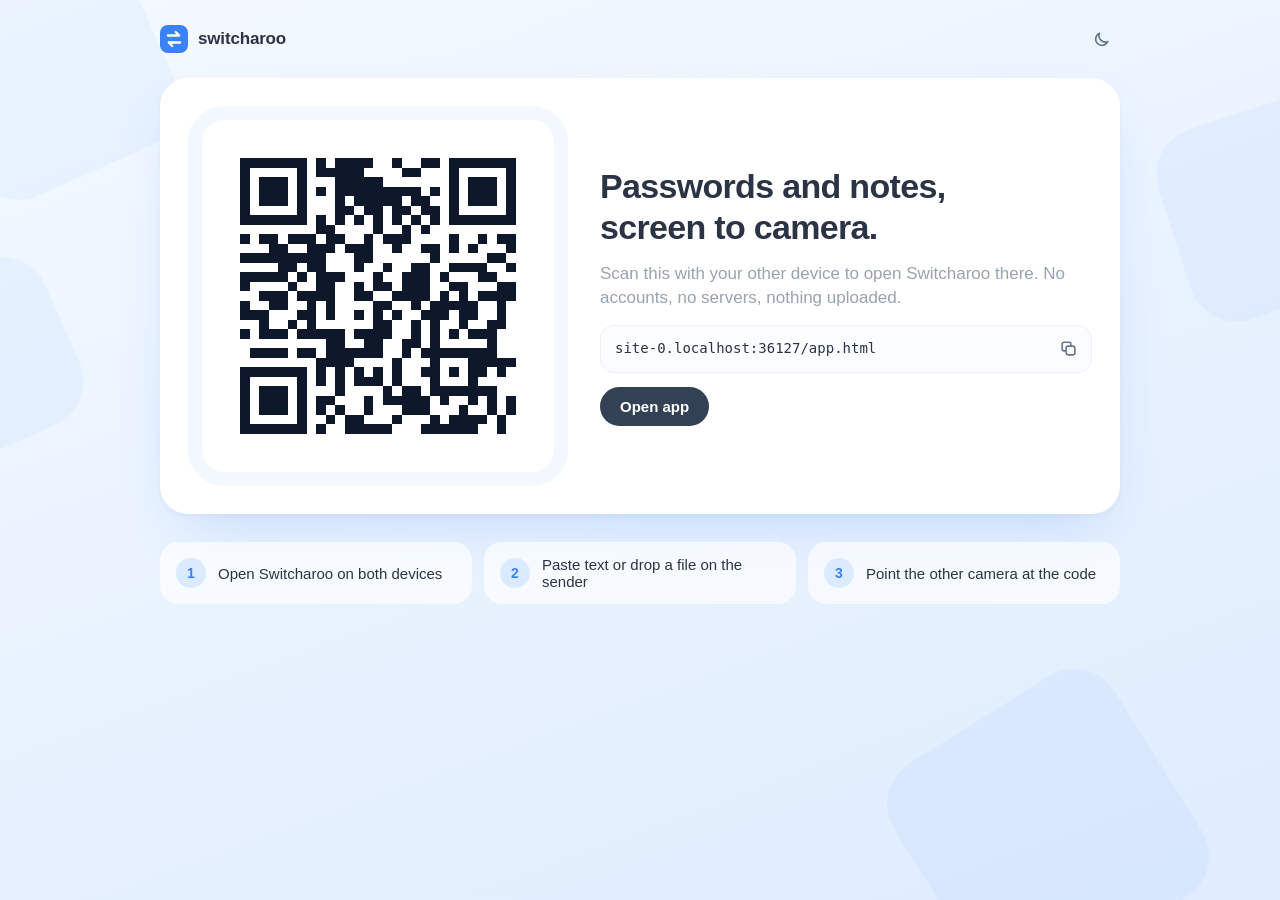
<file: index.html>
<!doctype html>
<html lang="en">
<head>
  <meta charset="utf-8">
  <meta name="viewport" content="width=device-width, initial-scale=1, viewport-fit=cover">
  <title>Switcharoo</title>
  <meta name="description" content="Move passwords, notes and small files between devices with QR codes. Nothing leaves your devices.">
  <meta name="theme-color" content="#eaf3ff">
  <link rel="icon" href="data:image/svg+xml,%3Csvg xmlns='http://www.w3.org/2000/svg' viewBox='0 0 32 32'%3E%3Crect width='32' height='32' rx='9' fill='%233b82f6'/%3E%3Cpath d='M9 12h13l-4-4M23 20H10l4 4' fill='none' stroke='white' stroke-width='2.6' stroke-linecap='round' stroke-linejoin='round'/%3E%3C/svg%3E">
  <link rel="stylesheet" href="css/style.css">
  <script src="js/theme.js"></script>
  <script src="vendor/qrcode.js" defer></script>
  <script type="module" src="js/landing.js"></script>
</head>
<body>
  <div class="bg" aria-hidden="true"><i></i><i></i><i></i><i></i></div>

  <header class="top">
    <a class="brand" href="./">
      <svg viewBox="0 0 32 32" aria-hidden="true"><rect width="32" height="32" rx="9"/><path d="M9 12h13l-4-4M23 20H10l4 4"/></svg>
      <span>switcharoo</span>
    </a>
    <div class="top-end">
      <button class="icon theme" id="theme" aria-label="Toggle dark mode" title="Toggle dark mode">
        <svg viewBox="0 0 24 24"><path class="moon" d="M20 14.5A8 8 0 0 1 9.5 4a8 8 0 1 0 10.5 10.5z"/><g class="sun"><circle cx="12" cy="12" r="4"/><path d="M12 2.5v2M12 19.5v2M4.6 4.6l1.4 1.4M18 18l1.4 1.4M2.5 12h2M19.5 12h2M4.6 19.4L6 18M18 6l1.4-1.4"/></g></svg>
      </button>
    </div>
  </header>

  <main>
    <section class="card hero">
      <div class="tile qr-tile">
        <canvas id="qr" aria-label="QR code that opens Switcharoo"></canvas>
      </div>

      <div class="side">
        <h1>Passwords and notes,<br>screen to camera.</h1>
        <p class="muted">Scan this with your other device to open Switcharoo there. No accounts, no servers, nothing uploaded.</p>
        <div class="url">
          <a id="url" href="app.html">app.html</a>
          <button class="icon" id="copy" aria-label="Copy link" title="Copy link">
            <svg viewBox="0 0 24 24"><rect x="9" y="9" width="11" height="11" rx="2.5"/><path d="M15 9V6.5A2.5 2.5 0 0 0 12.5 4h-6A2.5 2.5 0 0 0 4 6.5v6A2.5 2.5 0 0 0 6.5 15H9"/></svg>
          </button>
        </div>
        <div class="row">
          <a class="btn primary" id="open" href="app.html">Open app</a>
        </div>
      </div>
    </section>

    <ol class="steps">
      <li><b>1</b>Open Switcharoo on both devices</li>
      <li><b>2</b>Paste text or drop a file on the sender</li>
      <li><b>3</b>Point the other camera at the code</li>
    </ol>
  </main>
</body>
</html>
</file>
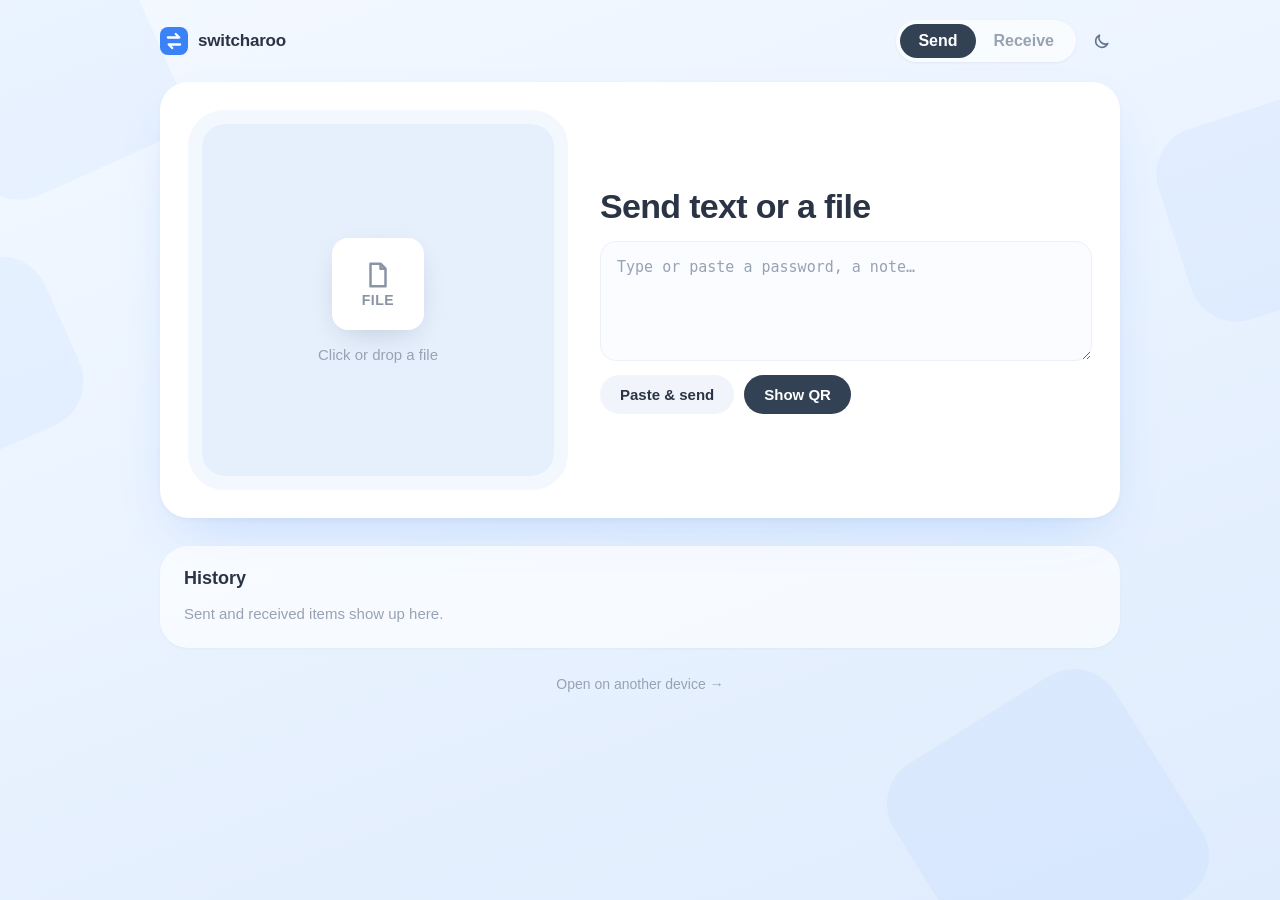
<file: app.html>
<!doctype html>
<html lang="en">
<head>
  <meta charset="utf-8">
  <meta name="viewport" content="width=device-width, initial-scale=1, viewport-fit=cover">
  <title>Switcharoo</title>
  <meta name="description" content="Move passwords, notes and small files between devices with QR codes. Nothing leaves your devices.">
  <meta name="theme-color" content="#eaf3ff">
  <link rel="icon" href="data:image/svg+xml,%3Csvg xmlns='http://www.w3.org/2000/svg' viewBox='0 0 32 32'%3E%3Crect width='32' height='32' rx='9' fill='%233b82f6'/%3E%3Cpath d='M9 12h13l-4-4M23 20H10l4 4' fill='none' stroke='white' stroke-width='2.6' stroke-linecap='round' stroke-linejoin='round'/%3E%3C/svg%3E">
  <link rel="stylesheet" href="css/style.css">
  <script src="js/theme.js"></script>
  <script src="vendor/qrcode.js" defer></script>
  <script type="module" src="js/app.js"></script>
</head>
<body>
  <div class="bg" aria-hidden="true"><i></i><i></i><i></i><i></i></div>

  <header class="top">
    <a class="brand" href="./" title="Open on another device">
      <svg viewBox="0 0 32 32" aria-hidden="true"><rect width="32" height="32" rx="9"/><path d="M9 12h13l-4-4M23 20H10l4 4"/></svg>
      <span>switcharoo</span>
    </a>
    <div class="top-end">
      <nav class="tabs" role="tablist">
        <button role="tab" data-tab="send" aria-selected="true">Send</button>
        <button role="tab" data-tab="receive" aria-selected="false">Receive</button>
      </nav>
      <button class="icon theme" id="theme" aria-label="Toggle dark mode" title="Toggle dark mode">
        <svg viewBox="0 0 24 24"><path class="moon" d="M20 14.5A8 8 0 0 1 9.5 4a8 8 0 1 0 10.5 10.5z"/><g class="sun"><circle cx="12" cy="12" r="4"/><path d="M12 2.5v2M12 19.5v2M4.6 4.6l1.4 1.4M18 18l1.4 1.4M2.5 12h2M19.5 12h2M4.6 19.4L6 18M18 6l1.4-1.4"/></g></svg>
      </button>
    </div>
  </header>

  <main>
    <!-- Send -->
    <section class="card" id="send">
      <div class="tile" id="drop" tabindex="0" role="button" aria-label="Choose a file to send">
        <div class="idle">
          <div class="chip">
            <svg viewBox="0 0 24 24" aria-hidden="true"><path d="M6 3h8l4 4v14H6z"/><path d="M14 3v4h4"/></svg>
            <span>FILE</span>
          </div>
          <p>Click or drop a file</p>
        </div>
        <canvas id="qr" hidden></canvas>
        <input type="file" id="file" hidden>
      </div>

      <div class="side">
        <div id="compose">
          <h1>Send text or a file</h1>
          <textarea id="text" rows="4" placeholder="Type or paste a password, a note…" spellcheck="false" autocomplete="off" autocapitalize="off"></textarea>
          <div class="row">
            <button class="btn ghost" id="paste">Paste &amp; send</button>
            <button class="btn primary" id="go">Show QR</button>
          </div>
        </div>

        <div id="showing" hidden>
          <h1 id="out-title"></h1>
          <p class="muted" id="out-meta"></p>
          <div class="row" id="rotate" hidden>
            <span class="pill" id="out-frame"></span>
            <button class="btn ghost small" id="speed" title="Rotation speed"></button>
          </div>
          <p class="muted small" id="out-hint"></p>
          <button class="btn ghost" id="done">Done</button>
        </div>
      </div>
    </section>

    <!-- Receive -->
    <section class="card" id="receive" hidden>
      <div class="tile cam">
        <video id="video" playsinline muted autoplay></video>
        <div class="finder" aria-hidden="true"></div>
        <div class="progress" hidden><i id="bar"></i></div>
        <button class="btn primary" id="cam-start" hidden>Start camera</button>
      </div>

      <div class="side">
        <h1>Scan a code</h1>
        <p class="muted" id="rx-status">Point the camera at the QR on the other device.</p>
        <button class="btn ghost" id="cam-switch" hidden>Switch camera</button>
      </div>
    </section>

    <!-- History -->
    <section class="history">
      <div class="history-head">
        <h2>History</h2>
        <button class="link" id="clear" hidden>Clear all</button>
      </div>
      <ul id="list"></ul>
      <p class="empty" id="empty">Sent and received items show up here.</p>
    </section>

    <footer class="foot"><a href="./">Open on another device →</a></footer>
  </main>

  <div class="toast" id="toast" role="status" aria-live="polite"></div>
</body>
</html>
</file>
<file: css/style.css>
/* ---- tokens: light (default) and dark (set by js/theme.js) ---- */
:root {
  color-scheme: light;
  --bg-a: #f4f9ff;
  --bg: #eaf3ff;
  --bg-2: #dfecfd;
  --square: rgb(59 130 246 / 0.05);
  --card: #fff;
  --surface: rgb(255 255 255 / 0.65);
  --item: #fff;
  --tile: #e6f0fd;
  --tile-ring: #f3f8ff;
  --chip: #fff;
  --chip-ink: #8a94a6;
  --ink: #2b3445;
  --muted: #98a2b3;
  --line: #edf1f7;
  --field: #fafcff;
  --ghost: #f1f5fb;
  --icon: #64748b;
  --strong: #334155;
  --strong-ink: #fff;
  --accent: #3b82f6;
  --accent-soft: #dbeafe;
  --ok: #16a34a;
  --shadow: 0 24px 60px -24px rgb(59 130 246 / 0.28), 0 2px 6px rgb(15 23 42 / 0.04);
  --shadow-item: 0 6px 20px -12px rgb(15 23 42 / 0.18);
  --b-text: #e0edff; --b-text-ink: #3b82f6;
  --b-pdf: #dcfce7;  --b-pdf-ink: #16a34a;
  --b-img: #fde2ec;  --b-img-ink: #e11d74;
  --b-doc: #ede4ff;  --b-doc-ink: #7c3aed;
  --b-other: #fef3c7; --b-other-ink: #b45309;
  --radius: 28px;
}

:root[data-theme="dark"] {
  color-scheme: dark;
  --bg-a: #0a101d;
  --bg: #0d1424;
  --bg-2: #111a2e;
  --square: rgb(96 165 250 / 0.045);
  --card: #151d2f;
  --surface: rgb(21 29 47 / 0.6);
  --item: #1b2438;
  --tile: #1c263c;
  --tile-ring: #182135;
  --chip: #263149;
  --chip-ink: #94a3b8;
  --ink: #e2e8f0;
  --muted: #7d8ba3;
  --line: #273249;
  --field: #111a2b;
  --ghost: #222c42;
  --icon: #94a3b8;
  --strong: #e2e8f0;
  --strong-ink: #0f172a;
  --accent: #60a5fa;
  --accent-soft: rgb(96 165 250 / 0.16);
  --ok: #4ade80;
  --shadow: 0 24px 60px -24px rgb(0 0 0 / 0.6), 0 0 0 1px rgb(255 255 255 / 0.04);
  --shadow-item: 0 0 0 1px rgb(255 255 255 / 0.04);
  --b-text: rgb(96 165 250 / 0.16);  --b-text-ink: #60a5fa;
  --b-pdf: rgb(74 222 128 / 0.14);   --b-pdf-ink: #4ade80;
  --b-img: rgb(244 114 182 / 0.15);  --b-img-ink: #f472b6;
  --b-doc: rgb(167 139 250 / 0.16);  --b-doc-ink: #a78bfa;
  --b-other: rgb(251 191 36 / 0.14); --b-other-ink: #fbbf24;
}

:root {
  font-family: ui-sans-serif, -apple-system, BlinkMacSystemFont, "Inter", "Segoe UI", Roboto, sans-serif;
  color: var(--ink);
  -webkit-text-size-adjust: 100%;
}

* { box-sizing: border-box; }
[hidden] { display: none !important; }

html, body { margin: 0; min-height: 100%; }
body {
  background: linear-gradient(160deg, var(--bg-a) 0%, var(--bg) 45%, var(--bg-2) 100%) fixed;
  background-color: var(--bg);
  color: var(--ink);
  padding: env(safe-area-inset-top) 16px calc(32px + env(safe-area-inset-bottom));
}

/* soft floating squares, like the reference */
.bg { position: fixed; inset: 0; pointer-events: none; z-index: -1; overflow: hidden; }
.bg i { position: absolute; width: 220px; aspect-ratio: 1; border-radius: 48px; background: var(--square); transform: rotate(-24deg); }
.bg i:nth-child(1) { top: -40px; left: -60px; }
.bg i:nth-child(2) { top: 30%; left: -110px; width: 180px; }
.bg i:nth-child(3) { bottom: -60px; right: 8%; width: 260px; transform: rotate(-32deg); }
.bg i:nth-child(4) { top: 12%; right: -90px; width: 200px; transform: rotate(-18deg); }

button { font: inherit; color: inherit; cursor: pointer; }
a { color: inherit; }

/* ---- header ---- */
.top {
  max-width: 960px; margin: 0 auto; padding: 20px 0;
  display: flex; align-items: center; justify-content: space-between; gap: 12px;
}
.brand { display: flex; align-items: center; gap: 10px; font-weight: 650; letter-spacing: -0.01em; font-size: 17px; text-decoration: none; }
.brand svg { width: 28px; height: 28px; flex: none; }
.brand rect { fill: #3b82f6; }
.brand path { fill: none; stroke: #fff; stroke-width: 2.6; stroke-linecap: round; stroke-linejoin: round; }
.top-end { display: flex; align-items: center; gap: 6px; }

.tabs { display: flex; background: var(--surface); padding: 4px; border-radius: 999px; box-shadow: 0 1px 3px rgb(15 23 42 / 0.06); }
.tabs button { border: 0; background: none; padding: 8px 18px; border-radius: 999px; font-weight: 550; color: var(--muted); }
.tabs button[aria-selected="true"] { background: var(--strong); color: var(--strong-ink); }

.theme { border-radius: 50%; }
.theme .sun { display: none; }
[data-theme="dark"] .theme .sun { display: inline; }
[data-theme="dark"] .theme .moon { display: none; }

main { max-width: 960px; margin: 0 auto; display: grid; gap: 28px; }

/* ---- card ---- */
.card {
  background: var(--card); border-radius: var(--radius); box-shadow: var(--shadow);
  padding: 28px; display: grid; grid-template-columns: minmax(0, 380px) 1fr; gap: 32px; align-items: center;
}

.tile {
  position: relative; aspect-ratio: 1; width: 100%;
  border-radius: 22px; background: var(--tile); outline: 14px solid var(--tile-ring);
  margin: 14px; width: calc(100% - 28px);
  display: grid; place-items: center; overflow: hidden;
}
#drop { cursor: pointer; }
#drop.over, #drop:focus-visible { background: var(--accent-soft); }
#drop.has-qr, .qr-tile { background: #fff; cursor: default; } /* QR always dark-on-white */

.idle { display: grid; justify-items: center; gap: 16px; color: var(--muted); text-align: center; padding: 16px; }
.idle p { margin: 0; font-size: 15px; }
.chip {
  width: 92px; height: 92px; border-radius: 16px; background: var(--chip); box-shadow: 0 10px 30px -10px rgb(15 23 42 / 0.2);
  display: grid; place-items: center; align-content: center; gap: 2px; color: var(--chip-ink);
}
.chip svg { width: 30px; height: 30px; fill: none; stroke: currentColor; stroke-width: 2; stroke-linejoin: round; }
.chip span { font-weight: 800; font-size: 14px; letter-spacing: 0.04em; }

#qr { width: 100%; height: 100%; display: block; image-rendering: pixelated; }

.side { display: grid; gap: 14px; align-content: center; min-width: 0; }
.side > div:not(.row):not(.url) { display: grid; gap: 14px; }
.side > .btn, #done { justify-self: start; }
h1 { margin: 0; font-size: clamp(24px, 3.4vw, 34px); line-height: 1.2; letter-spacing: -0.02em; font-weight: 650; overflow-wrap: anywhere; }
h2 { margin: 0; font-size: 18px; font-weight: 650; }
.muted { color: var(--muted); margin: 0; font-size: 17px; line-height: 1.45; }
.small { font-size: 14px; }

textarea {
  width: 100%; resize: vertical; min-height: 110px; padding: 14px 16px; border-radius: 16px;
  border: 1.5px solid var(--line); background: var(--field); font: 15px/1.5 ui-monospace, SFMono-Regular, Menlo, monospace; color: var(--ink);
}
textarea::placeholder { color: var(--muted); }
textarea:focus { outline: none; border-color: var(--accent); }

.row { display: flex; gap: 10px; align-items: center; flex-wrap: wrap; }
.btn { border: 0; border-radius: 999px; padding: 11px 20px; font-weight: 600; font-size: 15px; text-decoration: none; display: inline-block; }
.btn.small { padding: 6px 12px; font-size: 13px; }
.btn.primary { background: var(--strong); color: var(--strong-ink); }
.btn.ghost { background: var(--ghost); }
.btn:active { transform: translateY(1px); }
.btn:disabled { opacity: 0.4; cursor: default; }
.link { border: 0; background: none; color: var(--muted); font-size: 14px; padding: 4px; }
.link:hover { color: var(--ink); }
.pill { background: var(--accent-soft); color: var(--accent); font-weight: 650; font-size: 13px; padding: 6px 12px; border-radius: 999px; font-variant-numeric: tabular-nums; }

/* ---- camera ---- */
.cam { background: #0f172a; }
.cam video { position: absolute; inset: 0; width: 100%; height: 100%; object-fit: cover; }
.cam video.mirror { transform: scaleX(-1); }
.finder {
  position: absolute; inset: 18%; border-radius: 18px; pointer-events: none;
  --c: rgb(255 255 255 / 0.9);
  background:
    linear-gradient(var(--c), var(--c)) top left / 28px 3px no-repeat,
    linear-gradient(var(--c), var(--c)) top left / 3px 28px no-repeat,
    linear-gradient(var(--c), var(--c)) top right / 28px 3px no-repeat,
    linear-gradient(var(--c), var(--c)) top right / 3px 28px no-repeat,
    linear-gradient(var(--c), var(--c)) bottom left / 28px 3px no-repeat,
    linear-gradient(var(--c), var(--c)) bottom left / 3px 28px no-repeat,
    linear-gradient(var(--c), var(--c)) bottom right / 28px 3px no-repeat,
    linear-gradient(var(--c), var(--c)) bottom right / 3px 28px no-repeat;
}
.progress { position: absolute; left: 18%; right: 18%; bottom: 8%; height: 8px; border-radius: 8px; background: rgb(15 23 42 / 0.45); box-shadow: 0 0 0 2px rgb(255 255 255 / 0.6); overflow: hidden; }
.progress i { display: block; height: 100%; width: 0; background: #3b82f6; border-radius: inherit; transition: width 0.15s; }
#cam-start { position: relative; z-index: 1; }

/* ---- history ---- */
.history { background: var(--surface); border-radius: var(--radius); padding: 22px 24px; box-shadow: 0 1px 3px rgb(15 23 42 / 0.04); }
.history-head { display: flex; align-items: center; justify-content: space-between; margin-bottom: 8px; }
#list { list-style: none; margin: 0; padding: 0; display: grid; gap: 10px; }
.empty { color: var(--muted); margin: 8px 0 4px; font-size: 15px; }

.item {
  display: grid; grid-template-columns: auto 1fr auto; gap: 14px; align-items: center;
  background: var(--item); border-radius: 18px; padding: 12px 12px 12px 14px; box-shadow: var(--shadow-item);
}
.item.flash { animation: flash 1.6s ease-out; }
@keyframes flash { from { box-shadow: 0 0 0 3px var(--accent); } }

.badge {
  width: 44px; height: 44px; border-radius: 50%; display: grid; place-items: center;
  font-size: 11px; font-weight: 800; letter-spacing: 0.02em;
}
.c-text { background: var(--b-text); color: var(--b-text-ink); }
.c-pdf { background: var(--b-pdf); color: var(--b-pdf-ink); }
.c-img { background: var(--b-img); color: var(--b-img-ink); }
.c-doc { background: var(--b-doc); color: var(--b-doc-ink); }
.c-other { background: var(--b-other); color: var(--b-other-ink); }

.info { min-width: 0; }
.name {
  display: block; width: 100%; text-align: left; border: 0; background: none; padding: 0;
  font-weight: 600; font-size: 15px; white-space: nowrap; overflow: hidden; text-overflow: ellipsis;
}
.name.secret { font-family: ui-monospace, SFMono-Regular, Menlo, monospace; letter-spacing: 0.06em; }
.meta { color: var(--muted); font-size: 13px; margin-top: 2px; white-space: nowrap; overflow: hidden; text-overflow: ellipsis; }
.meta b { font-weight: 600; }
.meta .in { color: var(--ok); }
.meta .out { color: var(--accent); }

.actions { display: flex; gap: 2px; }
.icon {
  width: 38px; height: 38px; border: 0; border-radius: 12px; background: none; color: var(--icon);
  display: grid; place-items: center; flex: none;
}
.icon:hover { background: var(--ghost); color: var(--ink); }
.icon.done { color: var(--ok); }
.icon svg { width: 19px; height: 19px; fill: none; stroke: currentColor; stroke-width: 2; stroke-linecap: round; stroke-linejoin: round; }

.foot { text-align: center; font-size: 14px; }
.foot a { color: var(--muted); text-decoration: none; }
.foot a:hover { color: var(--ink); }

/* ---- landing ---- */
.url {
  display: flex; align-items: center; gap: 4px; min-width: 0;
  background: var(--field); border: 1.5px solid var(--line); border-radius: 14px; padding: 4px 4px 4px 14px;
}
.url a {
  flex: 1; min-width: 0; font: 14px/1.4 ui-monospace, SFMono-Regular, Menlo, monospace; color: var(--ink);
  text-decoration: none; white-space: nowrap; overflow: hidden; text-overflow: ellipsis;
}
.url a:hover { color: var(--accent); }

.steps {
  list-style: none; margin: 0; padding: 0;
  display: grid; grid-template-columns: repeat(3, 1fr); gap: 12px;
}
.steps li {
  display: flex; align-items: center; gap: 12px; background: var(--surface); border-radius: 18px;
  padding: 14px 16px; font-size: 15px; color: var(--ink);
}
.steps b {
  flex: none; width: 30px; height: 30px; border-radius: 50%; display: grid; place-items: center;
  background: var(--accent-soft); color: var(--accent); font-size: 14px;
}

/* ---- toast ---- */
.toast {
  position: fixed; left: 50%; bottom: calc(24px + env(safe-area-inset-bottom)); transform: translate(-50%, 20px);
  background: var(--strong); color: var(--strong-ink); padding: 10px 18px; border-radius: 999px; font-size: 14px; font-weight: 550;
  opacity: 0; pointer-events: none; transition: 0.2s; max-width: calc(100% - 32px); text-align: center;
}
.toast.show { opacity: 1; transform: translate(-50%, 0); }

/* ---- mobile ---- */
@media (max-width: 720px) {
  .top { padding: 14px 0; }
  .card { grid-template-columns: 1fr; padding: 18px; gap: 18px; }
  .tile { outline-width: 10px; margin: 10px; width: calc(100% - 20px); }
  #drop:not(.has-qr) { aspect-ratio: 2 / 1; }
  #drop:not(.has-qr) .chip { width: 64px; height: 64px; }
  .history { padding: 18px 14px; }
  .item { gap: 10px; padding: 10px; }
  .badge { width: 38px; height: 38px; font-size: 10px; }
  .actions { gap: 0; }
  .icon { width: 32px; height: 34px; }
  .meta .word { display: none; }
  .tabs button { padding: 8px 14px; }
  .hero .side { order: -1; }
  .qr-tile { max-width: 240px; justify-self: center; }
  .steps { grid-template-columns: 1fr; }
}
@media (max-width: 400px) {
  .brand span { display: none; }
}
</file>
